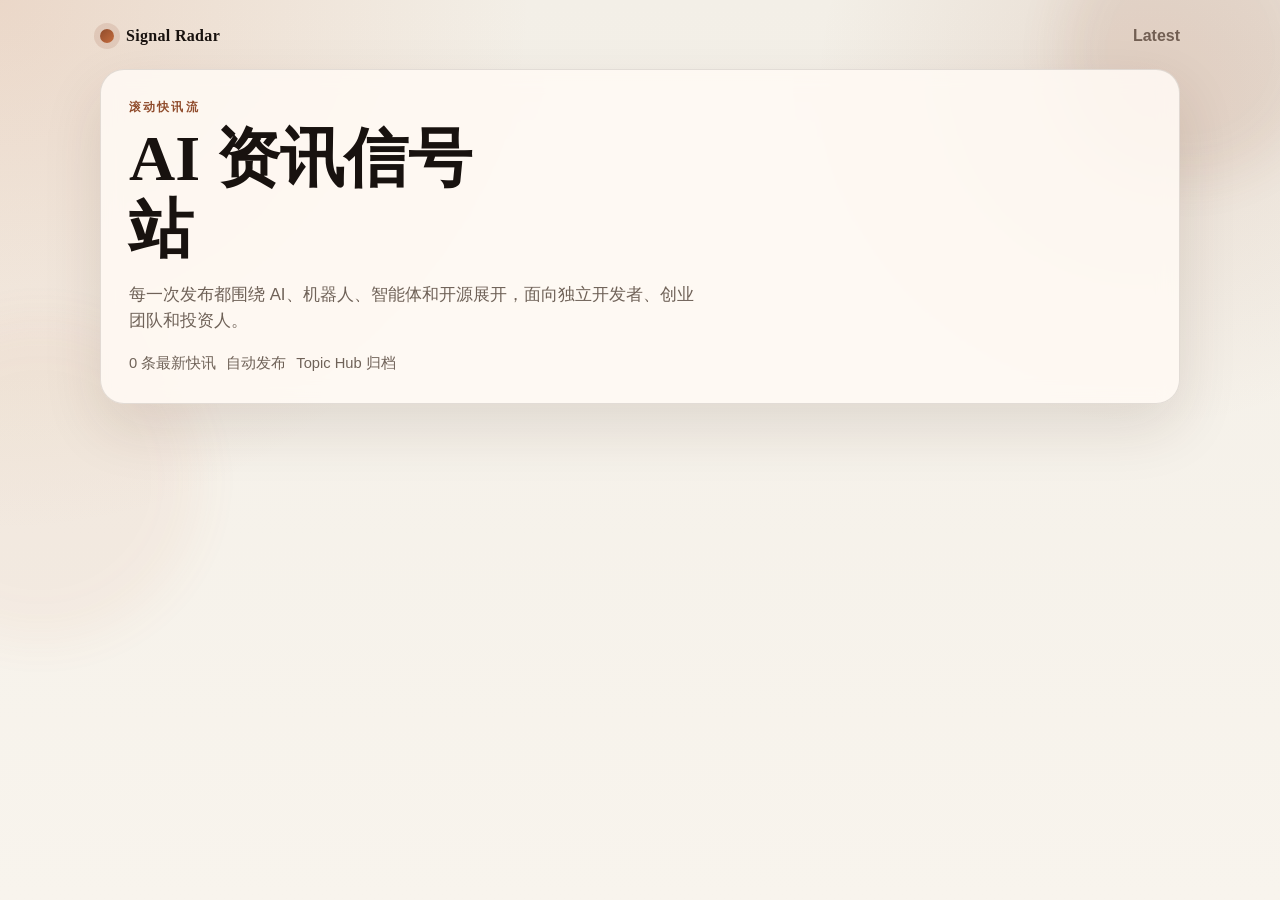
<file: index.html>
<!doctype html>
<html lang="zh-CN">
  <head>
    <meta charset="utf-8" />
    <meta name="viewport" content="width=device-width, initial-scale=1" />
    <title>Signal Radar - Latest</title>
    <link rel="stylesheet" href="site.css" />
  </head>
  <body>
    <div class="backdrop backdrop-a"></div>
    <div class="backdrop backdrop-b"></div>
    <header class="shell topbar">
      <a class="brand" href="index.html">
        <span class="brand-mark"></span>
        <span class="brand-text">Signal Radar</span>
      </a>
      <nav class="nav">
        <a href="index.html">Latest</a>
      </nav>
    </header>
    <main class="shell">
      
<section class="hero card">
  <p class="eyebrow">滚动快讯流</p>
  <h1>AI 资讯信号站</h1>
  <p class="lede">
    每一次发布都围绕 AI、机器人、智能体和开源展开，面向独立开发者、创业团队和投资人。
  </p>
  <div class="meta-row">
    <span>0 条最新快讯</span>
    <span>自动发布</span>
    <span>Topic Hub 归档</span>
  </div>
</section>

<section class="stack">
  
</section>

    </main>
  </body>
</html>
</file>
<file: site.css>
:root {
  --bg: #f3efe7;
  --bg-accent: #efe2cf;
  --surface: rgba(255, 250, 244, 0.88);
  --surface-strong: #fffaf4;
  --text: #18120f;
  --muted: #6f6258;
  --line: rgba(24, 18, 15, 0.12);
  --shadow: 0 24px 60px rgba(62, 36, 18, 0.12);
  --accent: #8f4b2b;
  --accent-strong: #c56d3f;
}

* {
  box-sizing: border-box;
}

html {
  min-height: 100%;
  background:
    radial-gradient(circle at top left, rgba(197, 109, 63, 0.18), transparent 34%),
    radial-gradient(circle at 90% 10%, rgba(143, 75, 43, 0.12), transparent 24%),
    linear-gradient(180deg, var(--bg) 0%, #f8f4ed 100%);
}

body {
  margin: 0;
  color: var(--text);
  font-family: "Atkinson Hyperlegible", "Avenir Next", "Segoe UI", sans-serif;
  line-height: 1.55;
}

a {
  color: inherit;
  text-decoration: none;
}

a:hover {
  color: var(--accent);
}

.backdrop {
  position: fixed;
  inset: auto;
  border-radius: 999px;
  filter: blur(24px);
  opacity: 0.42;
  pointer-events: none;
}

.backdrop-a {
  top: -80px;
  right: -40px;
  width: 260px;
  height: 260px;
  background: rgba(143, 75, 43, 0.22);
}

.backdrop-b {
  left: -120px;
  top: 320px;
  width: 320px;
  height: 320px;
  background: rgba(197, 109, 63, 0.14);
}

.shell {
  width: min(1080px, calc(100% - 32px));
  margin: 0 auto;
}

.topbar {
  display: flex;
  align-items: center;
  justify-content: space-between;
  padding: 24px 0 8px;
}

.brand {
  display: inline-flex;
  align-items: center;
  gap: 12px;
  font-family: "Iowan Old Style", "Palatino Linotype", "Book Antiqua", Georgia, serif;
  font-weight: 700;
  letter-spacing: 0.02em;
}

.brand-mark {
  width: 14px;
  height: 14px;
  border-radius: 999px;
  background: linear-gradient(135deg, var(--accent), var(--accent-strong));
  box-shadow: 0 0 0 6px rgba(143, 75, 43, 0.14);
}

.nav a {
  color: var(--muted);
  font-weight: 600;
}

main {
  padding: 12px 0 56px;
}

.card {
  background: var(--surface);
  border: 1px solid var(--line);
  border-radius: 24px;
  box-shadow: var(--shadow);
  backdrop-filter: blur(10px);
}

.hero {
  padding: 28px;
  margin-bottom: 24px;
}

.eyebrow {
  margin: 0 0 8px;
  text-transform: uppercase;
  letter-spacing: 0.18em;
  font-size: 0.74rem;
  color: var(--accent);
  font-weight: 700;
}

h1,
h2 {
  margin: 0;
  font-family: "Iowan Old Style", "Palatino Linotype", "Book Antiqua", Georgia, serif;
  line-height: 1.1;
}

.hero h1 {
  font-size: clamp(2.1rem, 5vw, 4rem);
  max-width: 12ch;
}

.lede,
.summary,
.signal-note,
.section-meta,
.detail-grid p,
.source-list {
  color: var(--muted);
}

.lede {
  max-width: 62ch;
  font-size: 1.05rem;
}

.meta-row,
.card-footer,
.card-topline,
.tag-row {
  display: flex;
  flex-wrap: wrap;
  gap: 10px;
}

.meta-row {
  margin-top: 18px;
}

.meta-row span,
.card-footer span {
  color: var(--muted);
  font-size: 0.92rem;
}

.stack {
  display: grid;
  grid-template-columns: repeat(12, minmax(0, 1fr));
  gap: 18px;
}

.news-card,
.detail-card {
  padding: 24px;
}

.news-card {
  grid-column: span 12;
}

.news-card h2 a,
.detail-card h1 {
  display: inline-block;
  margin-top: 10px;
}

.summary {
  font-size: 1.02rem;
  margin: 16px 0 0;
}

.signal-note,
.section-meta {
  font-size: 0.94rem;
}

.signal-note {
  margin: 14px 0 0;
}

.card-footer {
  justify-content: space-between;
  margin-top: 18px;
  padding-top: 16px;
  border-top: 1px solid var(--line);
}

.card-topline {
  justify-content: space-between;
  align-items: center;
}

.pill {
  display: inline-flex;
  align-items: center;
  padding: 6px 10px;
  border-radius: 999px;
  background: rgba(143, 75, 43, 0.12);
  color: var(--accent);
  font-size: 0.78rem;
  font-weight: 700;
  letter-spacing: 0.03em;
}

.score {
  color: var(--muted);
  font-weight: 700;
}

.detail-card h1 {
  margin-top: 12px;
  font-size: clamp(2rem, 4vw, 3.2rem);
}

.detail-grid {
  display: grid;
  grid-template-columns: repeat(2, minmax(0, 1fr));
  gap: 18px;
  margin-top: 24px;
}

.detail-grid section,
.detail-card section {
  padding-top: 18px;
  border-top: 1px solid var(--line);
}

.detail-card h2 {
  font-size: 1.02rem;
  margin-bottom: 10px;
}

.source-list {
  margin: 0;
  padding-left: 18px;
}

.source-list li + li {
  margin-top: 10px;
}

@media (min-width: 760px) {
  .news-card {
    grid-column: span 6;
  }
}

@media (max-width: 720px) {
  .topbar {
    gap: 12px;
    align-items: flex-start;
    flex-direction: column;
  }

  .detail-grid {
    grid-template-columns: 1fr;
  }
}
</file>
